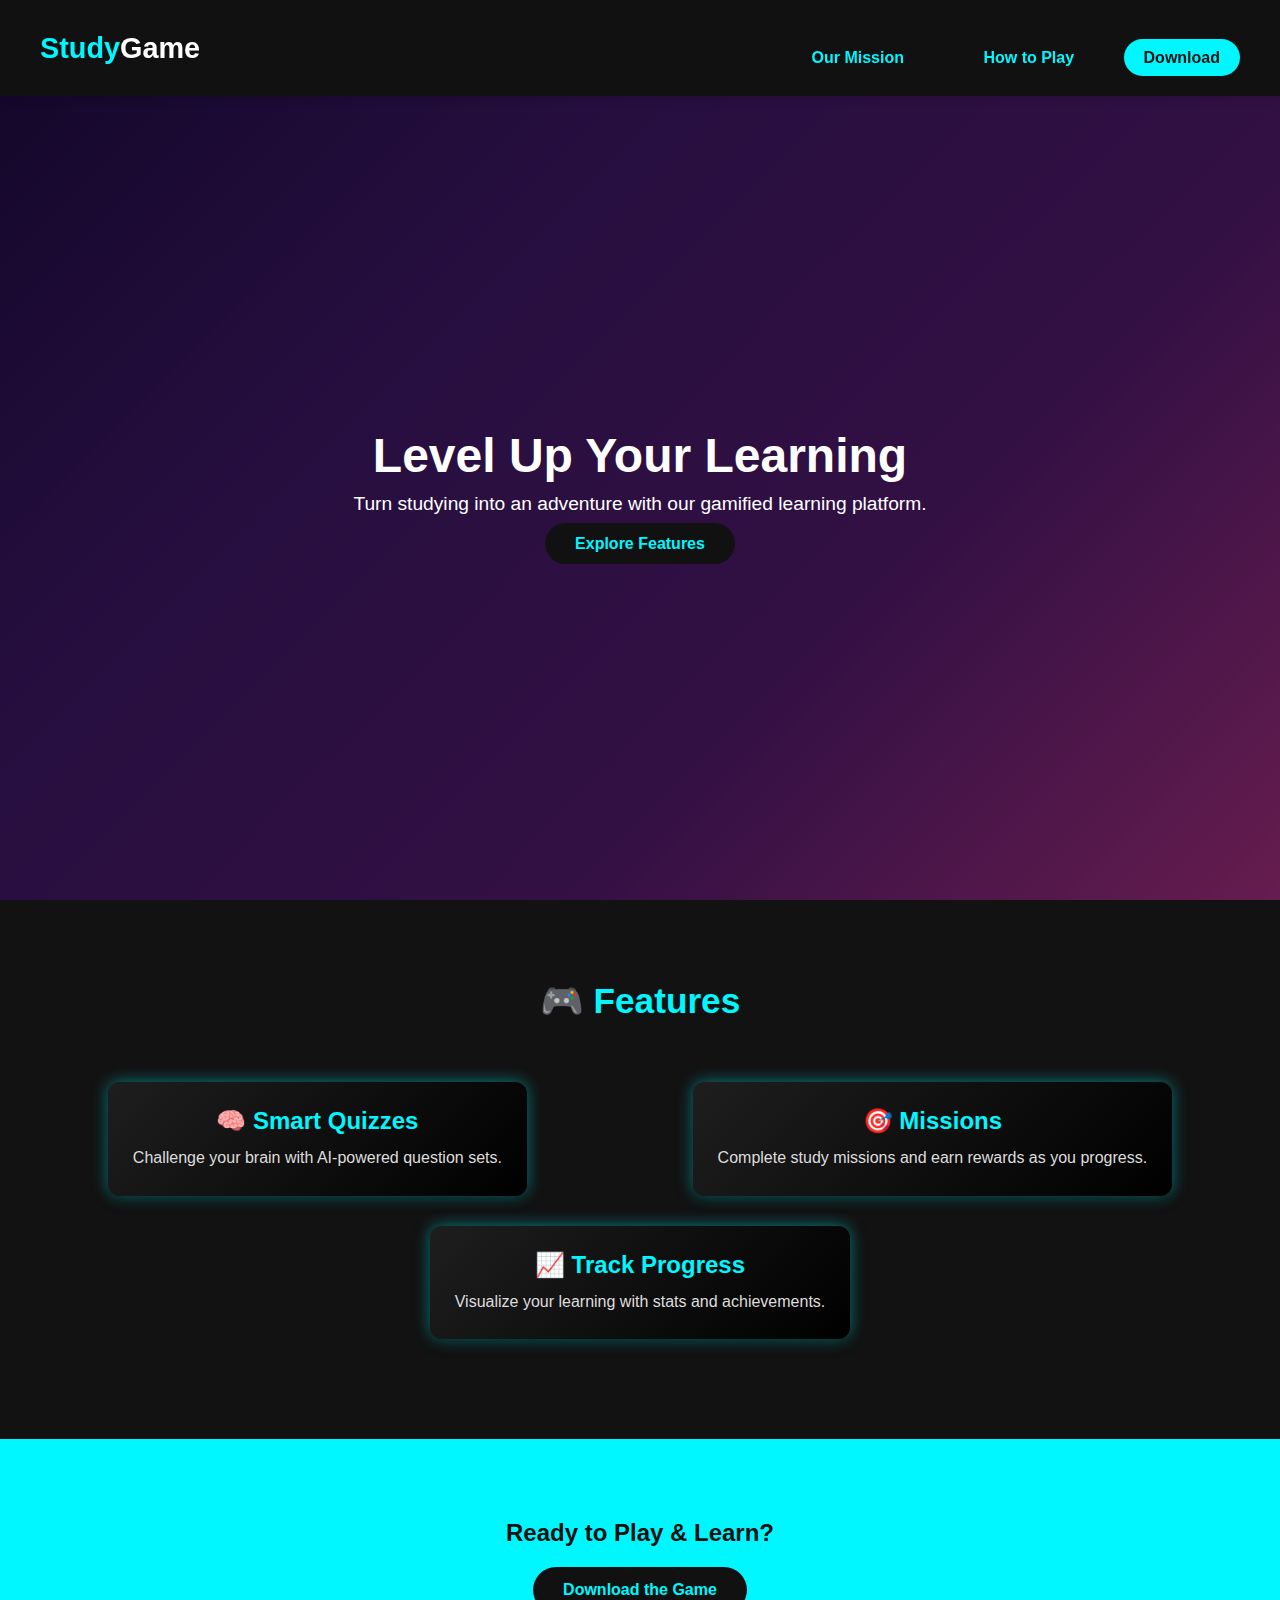
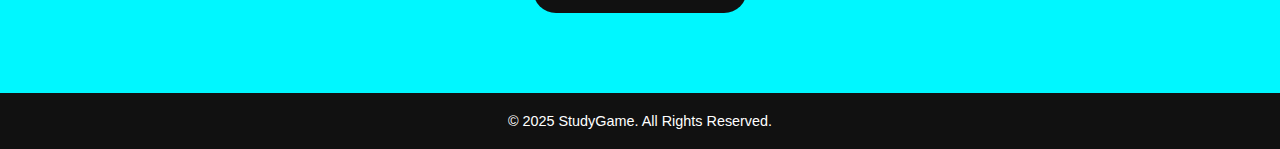
<file: index.html>
<!DOCTYPE html>
<html lang="en">
<head>
  <meta charset="UTF-8" />
  <meta name="viewport" content="width=device-width, initial-scale=1.0"/>
  <title>Study Game | Level Up Learning</title>
  <link rel="stylesheet" href="styles.css" />
</head>
<body>

  <header class="hero">
   
    <nav>
      <h1 class="logo">Study<span>Game</span></h1>
      <div class="nav-links">
        <a href="mission.html" class="mission-btn">Our Mission</a>
        <a href="about.html" class="about-btn">How to Play</a>
        <a href=" https://github.com/gamminghobbit/TTG-public/raw/refs/heads/main/final.zip" class="download-btn">Download</a>
      </div>
    </nav>
    
    <div class="hero-content">
      <h2>Level Up Your Learning</h2>
      <p>Turn studying into an adventure with our gamified learning platform.</p>
      <a href="#features" class="btn">Explore Features</a>
    </div>
  </header>

  <section id="features" class="features">
    <h2>🎮 Features</h2>
    <div class="feature-list">
      <div class="feature-card">
        <h3>🧠 Smart Quizzes</h3>
        <p>Challenge your brain with AI-powered question sets.</p>
      </div>
      <div class="feature-card">
        <h3>🎯 Missions</h3>
        <p>Complete study missions and earn rewards as you progress.</p>
      </div>
      <div class="feature-card">
        <h3>📈 Track Progress</h3>
        <p>Visualize your learning with stats and achievements.</p>
      </div>
    </div>
  </section>
  

  <section id="download" class="download-section">
    <h2>Ready to Play & Learn?</h2>
    <a href=" https://github.com/gamminghobbit/TTG-public/raw/refs/heads/main/final.zip" target="_blank" class="download-link">Download the Game</a>
  </section>

  <footer>
    <p>© 2025 StudyGame. All Rights Reserved.</p>
  </footer>

  <script src="scripts.js"></script>
</body>
</html>
</file>
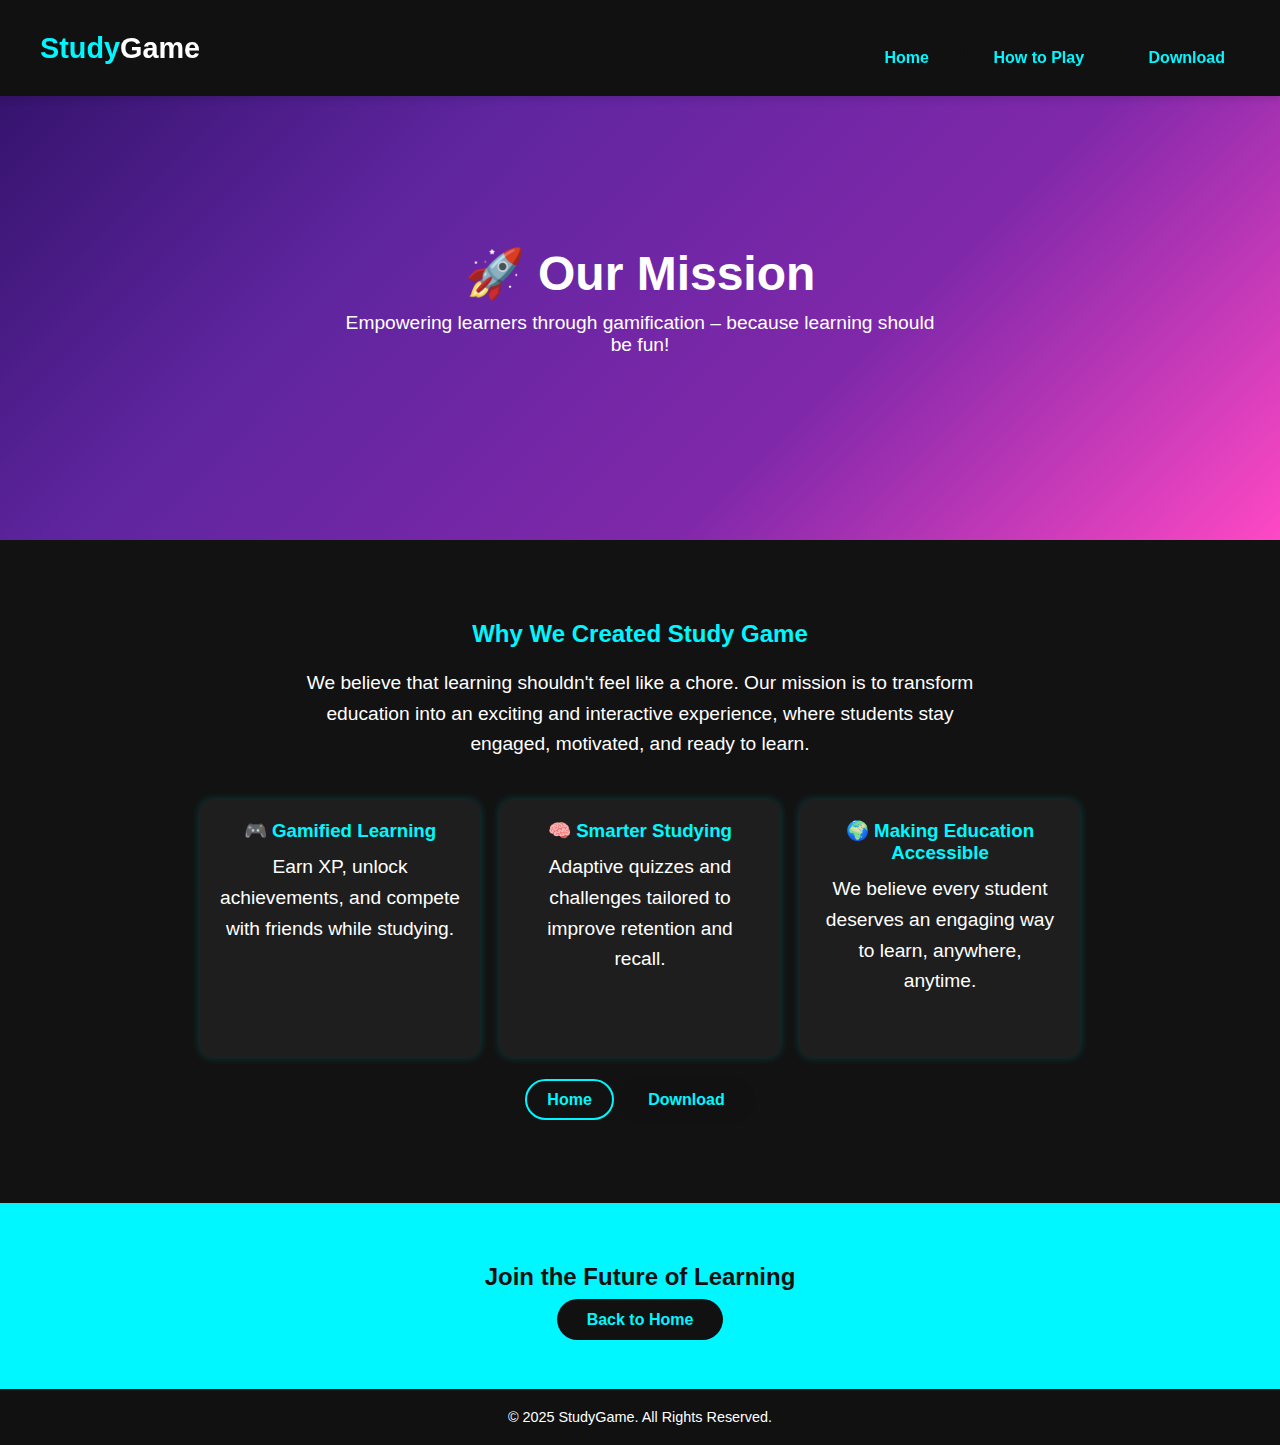
<file: mission.html>
<!DOCTYPE html>
<html lang="en">
<head>
  <meta charset="UTF-8">
  <meta name="viewport" content="width=device-width, initial-scale=1.0">
  <title>Our Mission | Study Game</title>
  <link rel="stylesheet" href="styles.css">
</head>
<body>


  <nav>
    <h1 class="logo">Study<span>Game</span></h1>
    <div class="nav-links">
      <a href="index.html" class="back-home1">Home</a>
      <a href="about.html" class="about-btn1">How to Play</a>
      <a href=" https://github.com/gamminghobbit/TTG-public/raw/refs/heads/main/final.zip" class="download-btn1">Download</a>
    </div>
  </nav>
  <!-- Navbar -->
  <!-- Hero Section -->
  <header class="mission-hero">
    <h1>🚀 Our Mission</h1>
    <p>Empowering learners through gamification – because learning should be fun!</p>
  </header>

  <!-- Mission Content -->
  <section class="mission-content">
    <h2>Why We Created Study Game</h2>
    <p>We believe that learning shouldn't feel like a chore. Our mission is to transform education into an exciting and interactive experience, where students stay engaged, motivated, and ready to learn.</p>

    <div class="mission-grid">
      <div class="mission-card">
        <h3>🎮 Gamified Learning</h3>
        <p>Earn XP, unlock achievements, and compete with friends while studying.</p>
      </div>
      <div class="mission-card">
        <h3>🧠 Smarter Studying</h3>
        <p>Adaptive quizzes and challenges tailored to improve retention and recall.</p>
      </div>
      <div class="mission-card">
        <h3>🌍 Making Education Accessible</h3>
        <p>We believe every student deserves an engaging way to learn, anywhere, anytime.</p>
      </div>
    </div>

    <div class="button-container">
      <a href="index.html" class="back-home">Home</a>
      <a href=" https://github.com/gamminghobbit/TTG-public/raw/refs/heads/main/final.zip" class="download-link1">Download</a>
    </div>
  </section>

  <!-- Call-to-Action -->
  <section class="cta">
    <h2>Join the Future of Learning</h2>
    <a href="index.html" class="btn">Back to Home</a>
  </section>

  <footer>
    <p>© 2025 StudyGame. All Rights Reserved.</p>
  </footer>

</body>
</html>
</file>
<file: styles.css>
* {
  box-sizing: border-box;
  margin: 0;
  padding: 0;
  font-family: "Segoe UI", sans-serif;
}

body {
  background-color: #0d0d0d;
  color: #fff;
  scroll-behavior: smooth;
}

/* 🔹 Navigation Bar */
nav {
  display: flex;
  justify-content: space-between; /* Space out the logo and links */
  align-items: center; /* Vertically center items */
  padding: 15px 40px; /* Consistent padding for all pages */
  position: fixed; /* Fix the navbar at the top */
  width: 100%; /* Full width */
  top: 0;
  left: 0;
  background: #111; /* Solid dark background */
  z-index: 1000; /* Ensure the navbar is above other elements */
  box-shadow: 0 4px 6px rgba(0, 0, 0, 0.1); /* Subtle shadow for depth */
}

/* 🔹 Logo Styling */
nav .logo {
  font-size: 1.8rem;
  font-weight: bold;
  color: #00f7ff;
}

nav .logo span {
  color: #fff; /* Highlight part of the logo */
}

/* 🔹 Navigation Links */
nav a {
  text-decoration: none;
  color: #00f7ff;
  font-size: 1rem;
  font-weight: bold;
  margin-left: 15px; /* Add spacing between links */
  padding: 8px 15px; /* Add padding for better clickability */
  border-radius: 20px; /* Rounded corners for buttons */
  transition: all 0.3s ease; /* Smooth hover effect */
}

/* 🔹 Hover Effects for Links */
nav a:hover {
  background-color: #00f7ff;
  color: #111; /* Change text color on hover */
}

/* 🔹 Active Link Styling (Optional) */
nav a.active {
  background-color: #00f7ff;
  color: #111;
}

/* 🔹 Navbar Scroll Effect */
nav.scrolled {
  background: rgba(17, 17, 17, 1); /* Solid background when scrolled */
}

/* 🔹 Logo & Button */
.logo {
  font-size: 1.5rem;
  color: #fff;
}

.logo span {
  color: #00f7ff;
}

.download-btn {
  background-color: #00f7ff;
  color: #111;
  padding: 10px 20px;
  text-decoration: none;
  border-radius: 30px;
  transition: 0.3s;
  font-weight: bold;
}

.download-btn:hover {
  background-color: #00e0e0;
}

/* 🔹 Hero Section */
.hero {
  background: linear-gradient(135deg, #2E1065, #5F259F, #8028AA, #FF48C4), 
              url('https://www.transparenttextures.com/patterns/hexellence.png');
  background-size: cover, 100px;
  background-blend-mode: overlay;
  height: 100vh;
  display: flex;
  flex-direction: column;
  justify-content: center;
  text-align: center;
  position: relative;
  padding-top: 80px;
}



.hero::after {
  content: "";
  position: absolute;
  top: 0;
  left: 0;
  width: 100%;
  height: 100%;
  background: rgba(0, 0, 0, 0.6);
  z-index: 0;
}

.hero-content {
  position: relative;
  z-index: 1;
  padding: 20px;
}

.hero h2 {
  font-size: 3rem;
  margin-bottom: 10px;
}

.hero p {
  font-size: 1.2rem;
  margin-bottom: 20px;
}

.btn {
  padding: 12px 25px;
  background-color: #00f7ff;
  color: #111;
  text-decoration: none;
  border-radius: 25px;
  transition: 0.3s;
  font-weight: bold;
}

.btn:hover {
  background-color: #00e0e0;
}

/* 🔹 Features Section */
.features {
  padding: 80px 20px;
  background-color: #121212;
  text-align: center;
}

.features h2 {
  margin-bottom: 40px;
  font-size: 2.2rem;
  color: #00f7ff;
}

.feature-list {
  display: flex;
  justify-content: space-around; /* Space out the cards */
  flex-wrap: wrap; /* Allow wrapping on smaller screens */
  gap: 30px; /* Add more spacing between cards */
  padding: 20px;
}

.feature-card {
  text-align: center; /* Center-align the content */
  padding: 25px;
  background: linear-gradient(135deg, #1e1e1e, #000000); /* Subtle gradient for the card background */
  border-radius: 12px;
  box-shadow: 0 6px 12px rgba(0, 0, 0, 0.3), 
              0 0 15px rgba(0, 247, 255, 0.5); /* Add a glowing light effect */
  transition: transform 0.3s ease, box-shadow 0.3s ease; /* Smooth hover effects */
}

.feature-card:hover {
  transform: translateY(-8px); /* Slight lift on hover */
  box-shadow: 0 10px 20px rgba(0, 0, 0, 0.4), 
              0 0 25px rgba(0, 247, 255, 0.8); /* Stronger glow on hover */
}

.feature-card.visible {
  opacity: 1;
  transform: translateY(0);
}

.feature-card:hover {
  transform: translateY(-8px);
}

.feature-card h3 {
  font-size: 1.5rem;
  color: #00f7ff;
  margin-bottom: 10px;
}

.feature-card p {
  font-size: 1rem;
  color: #ddd;
  line-height: 1.6;
}

/* 🔹 Download Section */
.download-section {
  text-align: center;
  padding: 80px 20px;
  background: #00f7ff;
  color: #111;
}

.about-btn{
  display: inline-block;
  margin-top: 20px;
  padding: 14px 30px;
  background-color: #111;
  color: #00f7ff;
  border-radius: 30px;
  text-decoration: none;
  font-weight: bold;
  transition: 0.3s;
}

.download-link,.mission-btn {
  display: inline-block;
  margin-top: 20px;
  padding: 14px 30px;
  background-color: #111;
  color: #00f7ff;
  border-radius: 30px;
  text-decoration: none;
  font-weight: bold;
  transition: 0.3s;
}

.download-link:hover {
  background-color: #222;
}

/* 🔹 Footer */
footer {
  background: #111;
  text-align: center;
  padding: 20px;
  font-size: 0.9rem;
}

/* 🔹 Mission Page Hero */
.mission-hero {
  display: flex;
  flex-direction: column;
  justify-content: center;
  align-items: center;
  text-align: center;
  color: white;
  padding: 20px;



  background: linear-gradient(135deg, #2E1065, #5F259F, #8028AA, #FF48C4), 
              url('https://www.transparenttextures.com/patterns/hexellence.png');
  background-size: cover, 100px;
  background-blend-mode: overlay;
  height: 60vh;
  display: flex;
  flex-direction: column;
  justify-content: center;
  text-align: center;
  position: relative;
  padding-top: 80px;
}

.mission-hero h1 {
  font-size: 3rem;
  margin-bottom: 10px;
}

.mission-hero p {
  font-size: 1.2rem;
  max-width: 600px;
}

/* 🔹 Mission Content */
.mission-content {
  text-align: center;
  padding: 80px 20px;
  background: #121212;
}

.mission-content h2 {
  color: #00f7ff;
  margin-bottom: 20px;
}

.mission-content p {
  max-width: 700px;
  margin: auto;
  font-size: 1.2rem;
  line-height: 1.6;
  margin-bottom: 40px;
}

/* 🔹 Mission Cards */
.mission-grid {
  display: flex;
  flex-wrap: wrap;
  justify-content: center;
  gap: 20px;
}

.mission-card {
  background: #1e1e1e;
  padding: 20px;
  border-radius: 12px;
  width: 280px;
  box-shadow: 0 0 10px rgba(0,247,255,0.2);
  transition: transform 0.3s;
  text-align: center;
}

.mission-card:hover {
  transform: translateY(-5px);
}

.mission-card h3 {
  color: #00f7ff;
  margin-bottom: 10px;
}

/* 🔹 Call to Action */
.cta {
  background: #00f7ff;
  color: #111;
  text-align: center;
  padding: 60px 20px;
}

.cta h2 {
  margin-bottom: 20px;
}

.btn {
  background: #111;
  color: #00f7ff;
  border: none;
  padding: 12px 30px;
  border-radius: 30px;
  font-size: 1rem;
  text-decoration: none;
  transition: background 0.3s;
  font-weight: bold;
}

.btn:hover {
  background: #222;
}

/* 🔹 Back Home Button */
.back-home {
  background: transparent;
  color: #00f7ff;
  padding: 10px 20px;
  border-radius: 30px;
  text-decoration: none;
  border: 2px solid #00f7ff;
  font-weight: bold;
  transition: 0.3s;
}

.back-home:hover {
  background: #00f7ff;
  color: #111;
}

/* 🔹 Footer */
footer {
  background: #111;
  text-align: center;
  padding: 20px;
  font-size: 0.9rem;
}

.about-btn1{
  display: inline-block;
  margin-top: 20px;
  padding: 14px 30px;
  background-color: #111;
  color: #00f7ff;
  border-radius: 30px;
  text-decoration: none;
  font-weight: bold;
  transition: 0.3s;
}

.download-link1{
  display: inline-block;
  margin-top: 20px;
  padding: 14px 30px;
  background-color: #111;
  color: #00f7ff;
  border-radius: 30px;
  text-decoration: none;
  font-weight: bold;
  transition: 0.3s;
}
.download-link1:hover {
  background-color: #222;
}

/* Hero Section Image */
.hero-image {
  width: 100%;
  max-width: 600px;
  margin-top: 20px;
  border-radius: 10px;
  box-shadow: 0 4px 8px rgba(0, 0, 0);
}

/* Feature Section Images */
.feature-image {
  width: 100%;
  max-width: 200px; /* Increased size for better visibility */
  margin-bottom: 15px;
  border-radius: 12px; /* Slightly more rounded corners */
  box-shadow: 0 6px 12px rgba(0, 247, 255, 0.5), 
              0 0 20px rgba(0, 247, 255, 0.7); /* Brighter glowing light effect */
  transition: transform 0.3s ease, box-shadow 0.3s ease; /* Smooth hover effects */
}

.feature-image:hover {
  transform: scale(1.1); /* Slightly larger zoom effect on hover */
  box-shadow: 0 8px 16px rgba(0, 247, 255, 0.7), 
              0 0 30px rgba(0, 247, 255, 1); /* Stronger glow on hover */
}

/* Download Section Image */
.download-image {
  width: 100%;
  max-width: 600px;
  margin: 20px 0;
  border-radius: 10px;
  box-shadow: 0 4px 8px rgba(0, 0, 0);
}

/* Gameplay Section */
.gameplay-section {
  text-align: center;
  padding: 40px 20px;
  background-color: #111; /* Dark background for contrast */
  color: #fff;
}

.gameplay-section h2 {
  font-size: 2rem;
  color: #00f7ff;
  margin-bottom: 20px;
}

.gameplay-section p {
  font-size: 1rem;
  color: #ddd;
  margin-bottom: 30px;
  line-height: 1.6;
}

/* Gameplay Video */
.gameplay-video {
  width: 100%;
  max-width: 800px; /* Limit the video width */
  border-radius: 12px; /* Rounded corners */
  box-shadow: 0 6px 12px rgba(0, 0, 0, 0.3); /* Subtle shadow for depth */
}
</file>
